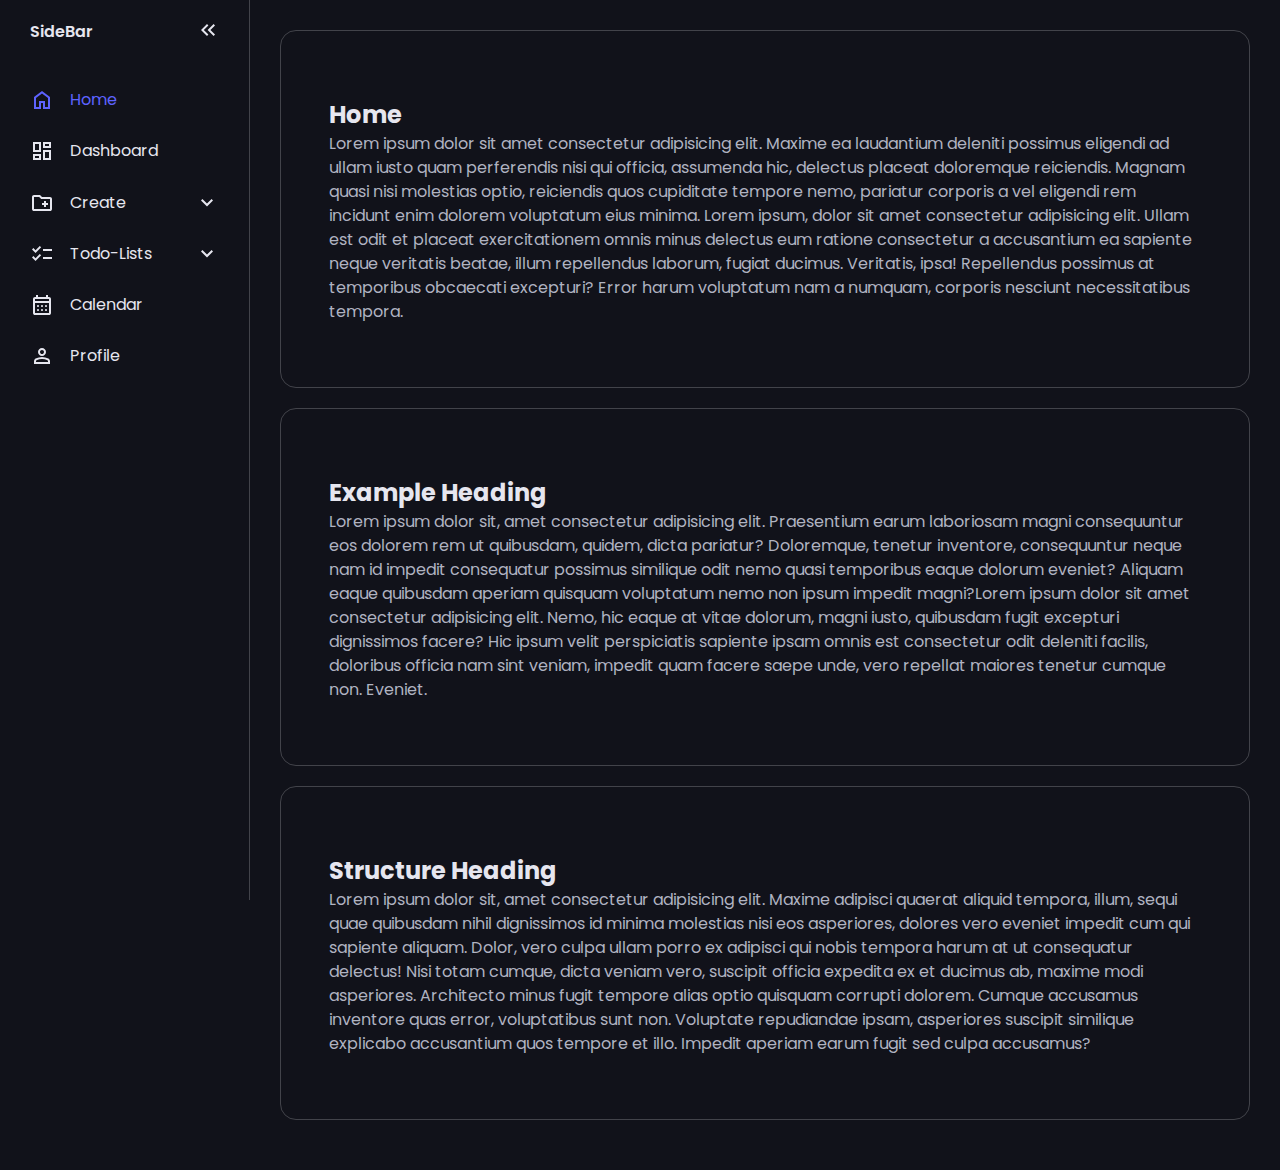
<file: index.html>
<!DOCTYPE html>
<html lang="en">

<head>
    <meta charset="UTF-8">
    <meta name="viewport" content="width=device-width, initial-scale=1.0">
    <title>Home</title>

    <!-- css -->
    <link rel="stylesheet" href="style.css">

    <!-- js -->
    <script type="text/javascript" src="app.js" defer></script>
</head>

<body>
    <nav id="sidebar">
        <ul>
            <li>
                <span class="logo">SideBar</span>
                <button onclick="toggleSidebar()" id="toggle-btn">
                    <svg xmlns="http://www.w3.org/2000/svg" height="24px" viewBox="0 -960 960 960" width="24px"
                        fill="#5f6368">
                        <path
                            d="M440-240 200-480l240-240 56 56-183 184 183 184-56 56Zm264 0L464-480l240-240 56 56-183 184 183 184-56 56Z" />
                    </svg>
                </button>
            </li>
            <li class="active">
                <a href="index.html">
                    <svg xmlns="http://www.w3.org/2000/svg" height="24px" viewBox="0 -960 960 960" width="24px"
                        fill="#5f6368">
                        <path
                            d="M240-200h120v-240h240v240h120v-360L480-740 240-560v360Zm-80 80v-480l320-240 320 240v480H520v-240h-80v240H160Zm320-350Z" />
                    </svg>
                    <span>Home</span>
                </a>
            </li>
            <li>
                <a href="dashboard.html">
                    <svg xmlns="http://www.w3.org/2000/svg" height="24px" viewBox="0 -960 960 960" width="24px"
                        fill="#5f6368">
                        <path
                            d="M520-600v-240h320v240H520ZM120-440v-400h320v400H120Zm400 320v-400h320v400H520Zm-400 0v-240h320v240H120Zm80-400h160v-240H200v240Zm400 320h160v-240H600v240Zm0-480h160v-80H600v80ZM200-200h160v-80H200v80Zm160-320Zm240-160Zm0 240ZM360-280Z" />
                    </svg>
                    <span>Dashboard</span>
                </a>
            </li>
            <li>
                <button onclick="toggleSubMenu(this)" class="dropdown-btn">
                    <svg xmlns="http://www.w3.org/2000/svg" height="24px" viewBox="0 -960 960 960" width="24px"
                        fill="#5f6368">
                        <path
                            d="M560-320h80v-80h80v-80h-80v-80h-80v80h-80v80h80v80ZM160-160q-33 0-56.5-23.5T80-240v-480q0-33 23.5-56.5T160-800h240l80 80h320q33 0 56.5 23.5T880-640v400q0 33-23.5 56.5T800-160H160Zm0-80h640v-400H447l-80-80H160v480Zm0 0v-480 480Z" />
                    </svg>
                    <span>Create</span>
                    <svg xmlns="http://www.w3.org/2000/svg" height="24px" viewBox="0 -960 960 960" width="24px"
                        fill="#5f6368">
                        <path d="M480-344 240-584l56-56 184 184 184-184 56 56-240 240Z" />
                    </svg>
                </button>
                <ul class="sub-menu">
                    <div>
                        <li><a href="#">Folder</a></li>
                        <li><a href="#">Document</a></li>
                        <li><a href="#">Project</a></li>
                    </div>
                </ul>
            </li>
            <li>
                <button onclick="toggleSubMenu(this)" class="dropdown-btn">
                    <svg xmlns="http://www.w3.org/2000/svg" height="24px" viewBox="0 -960 960 960" width="24px"
                        fill="#5f6368">
                        <path
                            d="M222-200 80-342l56-56 85 85 170-170 56 57-225 226Zm0-320L80-662l56-56 85 85 170-170 56 57-225 226Zm298 240v-80h360v80H520Zm0-320v-80h360v80H520Z" />
                    </svg>
                    <span>Todo-Lists</span>
                    <svg xmlns="http://www.w3.org/2000/svg" height="24px" viewBox="0 -960 960 960" width="24px"
                        fill="#5f6368">
                        <path d="M480-344 240-584l56-56 184 184 184-184 56 56-240 240Z" />
                    </svg>
                </button>
                <ul class="sub-menu">
                    <div>
                        <li><a href="#">Work</a></li>
                        <li><a href="#">Private</a></li>
                        <li><a href="#">Coding</a></li>
                        <li><a href="#">Gardening</a></li>
                        <li><a href="#">School</a></li>
                    </div>
                </ul>
            </li>
            <li>
                <a href="calendar.html">
                    <svg xmlns="http://www.w3.org/2000/svg" height="24px" viewBox="0 -960 960 960" width="24px"
                        fill="#5f6368">
                        <path
                            d="M200-80q-33 0-56.5-23.5T120-160v-560q0-33 23.5-56.5T200-800h40v-80h80v80h320v-80h80v80h40q33 0 56.5 23.5T840-720v560q0 33-23.5 56.5T760-80H200Zm0-80h560v-400H200v400Zm0-480h560v-80H200v80Zm0 0v-80 80Zm280 240q-17 0-28.5-11.5T440-440q0-17 11.5-28.5T480-480q17 0 28.5 11.5T520-440q0 17-11.5 28.5T480-400Zm-160 0q-17 0-28.5-11.5T280-440q0-17 11.5-28.5T320-480q17 0 28.5 11.5T360-440q0 17-11.5 28.5T320-400Zm320 0q-17 0-28.5-11.5T600-440q0-17 11.5-28.5T640-480q17 0 28.5 11.5T680-440q0 17-11.5 28.5T640-400ZM480-240q-17 0-28.5-11.5T440-280q0-17 11.5-28.5T480-320q17 0 28.5 11.5T520-280q0 17-11.5 28.5T480-240Zm-160 0q-17 0-28.5-11.5T280-280q0-17 11.5-28.5T320-320q17 0 28.5 11.5T360-280q0 17-11.5 28.5T320-240Zm320 0q-17 0-28.5-11.5T600-280q0-17 11.5-28.5T640-320q17 0 28.5 11.5T680-280q0 17-11.5 28.5T640-240Z" />
                    </svg>
                    <span>Calendar</span>
                </a>
            </li>
            <li>
                <a href="profile.html">
                    <svg xmlns="http://www.w3.org/2000/svg" height="24px" viewBox="0 -960 960 960" width="24px"
                        fill="#5f6368">
                        <path
                            d="M480-480q-66 0-113-47t-47-113q0-66 47-113t113-47q66 0 113 47t47 113q0 66-47 113t-113 47ZM160-160v-112q0-34 17.5-62.5T224-378q62-31 126-46.5T480-440q66 0 130 15.5T736-378q29 15 46.5 43.5T800-272v112H160Zm80-80h480v-32q0-11-5.5-20T700-306q-54-27-109-40.5T480-360q-56 0-111 13.5T260-306q-9 5-14.5 14t-5.5 20v32Zm240-320q33 0 56.5-23.5T560-640q0-33-23.5-56.5T480-720q-33 0-56.5 23.5T400-640q0 33 23.5 56.5T480-560Zm0-80Zm0 400Z" />
                    </svg>
                    <span>Profile</span>
                </a>
            </li>
        </ul>
    </nav>

    <main>
        <div class="container">
            <h2>Home</h2>
            <p>Lorem ipsum dolor sit amet consectetur adipisicing elit. Maxime ea laudantium deleniti possimus eligendi
                ad ullam iusto quam perferendis nisi qui officia, assumenda hic, delectus placeat doloremque reiciendis.
                Magnam quasi nisi molestias optio, reiciendis quos cupiditate tempore nemo, pariatur corporis a vel
                eligendi rem incidunt enim dolorem voluptatum eius minima. Lorem ipsum, dolor sit amet consectetur
                adipisicing elit. Ullam est odit et placeat exercitationem omnis minus delectus eum ratione consectetur
                a accusantium ea sapiente neque veritatis beatae, illum repellendus laborum, fugiat ducimus. Veritatis,
                ipsa! Repellendus possimus at temporibus obcaecati excepturi? Error harum voluptatum nam a numquam,
                corporis nesciunt necessitatibus tempora.</p>
        </div>
        <div class="container">
            <h2>Example Heading</h2>
            <p>Lorem ipsum dolor sit, amet consectetur adipisicing elit. Praesentium earum laboriosam magni consequuntur
                eos dolorem rem ut quibusdam, quidem, dicta pariatur? Doloremque, tenetur inventore, consequuntur neque
                nam id impedit consequatur possimus similique odit nemo quasi temporibus eaque dolorum eveniet? Aliquam
                eaque quibusdam aperiam quisquam voluptatum nemo non ipsum impedit magni?Lorem ipsum dolor sit amet
                consectetur adipisicing elit. Nemo, hic eaque at vitae dolorum, magni iusto, quibusdam fugit excepturi
                dignissimos facere? Hic ipsum velit perspiciatis sapiente ipsam omnis est consectetur odit deleniti
                facilis, doloribus officia nam sint veniam, impedit quam facere saepe unde, vero repellat maiores
                tenetur cumque non. Eveniet.</p>
        </div>
        <div class="container">
            <h2>Structure Heading</h2>
            <p>Lorem ipsum dolor sit, amet consectetur adipisicing elit. Maxime adipisci quaerat aliquid tempora, illum,
                sequi quae quibusdam nihil dignissimos id minima molestias nisi eos asperiores, dolores vero eveniet
                impedit cum qui sapiente aliquam. Dolor, vero culpa ullam porro ex adipisci qui nobis tempora harum at
                ut consequatur delectus! Nisi totam cumque, dicta veniam vero, suscipit officia expedita ex et ducimus
                ab, maxime modi asperiores. Architecto minus fugit tempore alias optio quisquam corrupti dolorem. Cumque
                accusamus inventore quas error, voluptatibus sunt non. Voluptate repudiandae ipsam, asperiores suscipit
                similique explicabo accusantium quos tempore et illo. Impedit aperiam earum fugit sed culpa accusamus?
            </p>
        </div>
    </main>
</body>

</html>
</file>
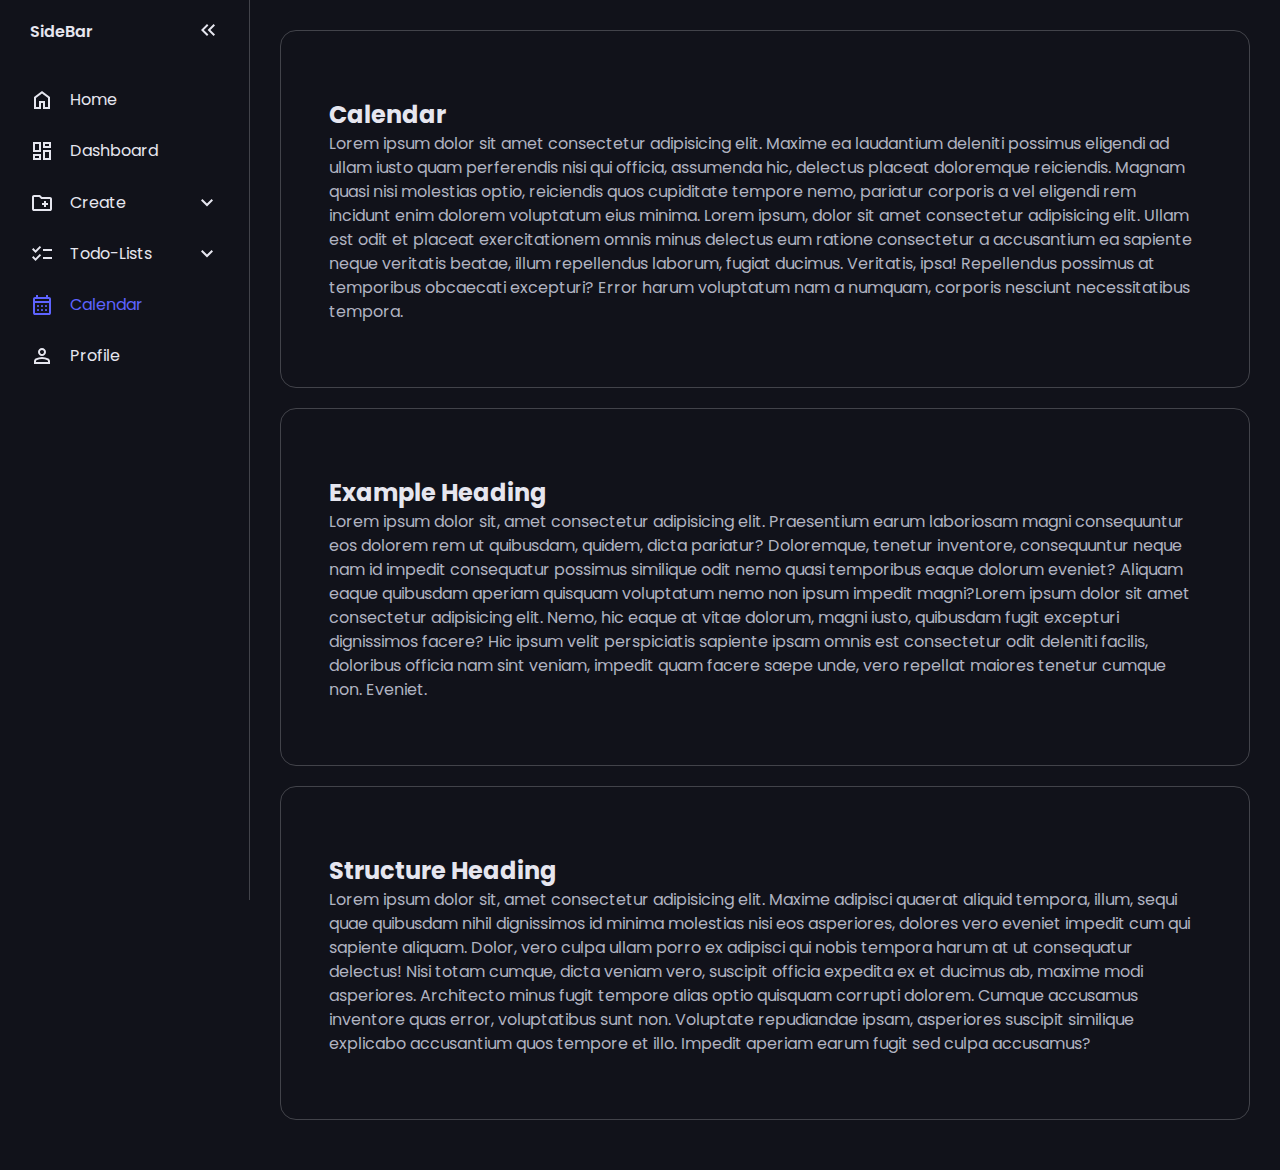
<file: calendar.html>
<!DOCTYPE html>
<html lang="en">

<head>
    <meta charset="UTF-8">
    <meta name="viewport" content="width=device-width, initial-scale=1.0">
    <title>Calendar</title>

    <!-- css -->
    <link rel="stylesheet" href="style.css">

    <!-- js -->
    <script type="text/javascript" src="app.js" defer></script>
</head>

<body>
    <nav id="sidebar">
        <ul>
            <li>
                <span class="logo">SideBar</span>
                <button onclick="toggleSidebar()" id="toggle-btn">
                    <svg xmlns="http://www.w3.org/2000/svg" height="24px" viewBox="0 -960 960 960" width="24px"
                        fill="#5f6368">
                        <path
                            d="M440-240 200-480l240-240 56 56-183 184 183 184-56 56Zm264 0L464-480l240-240 56 56-183 184 183 184-56 56Z" />
                    </svg>
                </button>
            </li>
            <li>
                <a href="index.html">
                    <svg xmlns="http://www.w3.org/2000/svg" height="24px" viewBox="0 -960 960 960" width="24px"
                        fill="#5f6368">
                        <path
                            d="M240-200h120v-240h240v240h120v-360L480-740 240-560v360Zm-80 80v-480l320-240 320 240v480H520v-240h-80v240H160Zm320-350Z" />
                    </svg>
                    <span>Home</span>
                </a>
            </li>
            <li>
                <a href="dashboard.html">
                    <svg xmlns="http://www.w3.org/2000/svg" height="24px" viewBox="0 -960 960 960" width="24px"
                        fill="#5f6368">
                        <path
                            d="M520-600v-240h320v240H520ZM120-440v-400h320v400H120Zm400 320v-400h320v400H520Zm-400 0v-240h320v240H120Zm80-400h160v-240H200v240Zm400 320h160v-240H600v240Zm0-480h160v-80H600v80ZM200-200h160v-80H200v80Zm160-320Zm240-160Zm0 240ZM360-280Z" />
                    </svg>
                    <span>Dashboard</span>
                </a>
            </li>
            <li>
                <button onclick="toggleSubMenu(this)" class="dropdown-btn">
                    <svg xmlns="http://www.w3.org/2000/svg" height="24px" viewBox="0 -960 960 960" width="24px"
                        fill="#5f6368">
                        <path
                            d="M560-320h80v-80h80v-80h-80v-80h-80v80h-80v80h80v80ZM160-160q-33 0-56.5-23.5T80-240v-480q0-33 23.5-56.5T160-800h240l80 80h320q33 0 56.5 23.5T880-640v400q0 33-23.5 56.5T800-160H160Zm0-80h640v-400H447l-80-80H160v480Zm0 0v-480 480Z" />
                    </svg>
                    <span>Create</span>
                    <svg xmlns="http://www.w3.org/2000/svg" height="24px" viewBox="0 -960 960 960" width="24px"
                        fill="#5f6368">
                        <path d="M480-344 240-584l56-56 184 184 184-184 56 56-240 240Z" />
                    </svg>
                </button>
                <ul class="sub-menu">
                    <div>
                        <li><a href="#">Folder</a></li>
                        <li><a href="#">Document</a></li>
                        <li><a href="#">Project</a></li>
                    </div>
                </ul>
            </li>
            <li>
                <button onclick="toggleSubMenu(this)" class="dropdown-btn">
                    <svg xmlns="http://www.w3.org/2000/svg" height="24px" viewBox="0 -960 960 960" width="24px"
                        fill="#5f6368">
                        <path
                            d="M222-200 80-342l56-56 85 85 170-170 56 57-225 226Zm0-320L80-662l56-56 85 85 170-170 56 57-225 226Zm298 240v-80h360v80H520Zm0-320v-80h360v80H520Z" />
                    </svg>
                    <span>Todo-Lists</span>
                    <svg xmlns="http://www.w3.org/2000/svg" height="24px" viewBox="0 -960 960 960" width="24px"
                        fill="#5f6368">
                        <path d="M480-344 240-584l56-56 184 184 184-184 56 56-240 240Z" />
                    </svg>
                </button>
                <ul class="sub-menu">
                    <div>
                        <li><a href="#">Work</a></li>
                        <li><a href="#">Private</a></li>
                        <li><a href="#">Coding</a></li>
                        <li><a href="#">Gardening</a></li>
                        <li><a href="#">School</a></li>
                    </div>
                </ul>
            </li>
            <li class="active">
                <a href="calendar.html">
                    <svg xmlns="http://www.w3.org/2000/svg" height="24px" viewBox="0 -960 960 960" width="24px"
                        fill="#5f6368">
                        <path
                            d="M200-80q-33 0-56.5-23.5T120-160v-560q0-33 23.5-56.5T200-800h40v-80h80v80h320v-80h80v80h40q33 0 56.5 23.5T840-720v560q0 33-23.5 56.5T760-80H200Zm0-80h560v-400H200v400Zm0-480h560v-80H200v80Zm0 0v-80 80Zm280 240q-17 0-28.5-11.5T440-440q0-17 11.5-28.5T480-480q17 0 28.5 11.5T520-440q0 17-11.5 28.5T480-400Zm-160 0q-17 0-28.5-11.5T280-440q0-17 11.5-28.5T320-480q17 0 28.5 11.5T360-440q0 17-11.5 28.5T320-400Zm320 0q-17 0-28.5-11.5T600-440q0-17 11.5-28.5T640-480q17 0 28.5 11.5T680-440q0 17-11.5 28.5T640-400ZM480-240q-17 0-28.5-11.5T440-280q0-17 11.5-28.5T480-320q17 0 28.5 11.5T520-280q0 17-11.5 28.5T480-240Zm-160 0q-17 0-28.5-11.5T280-280q0-17 11.5-28.5T320-320q17 0 28.5 11.5T360-280q0 17-11.5 28.5T320-240Zm320 0q-17 0-28.5-11.5T600-280q0-17 11.5-28.5T640-320q17 0 28.5 11.5T680-280q0 17-11.5 28.5T640-240Z" />
                    </svg>
                    <span>Calendar</span>
                </a>
            </li>
            <li>
                <a href="profile.html">
                    <svg xmlns="http://www.w3.org/2000/svg" height="24px" viewBox="0 -960 960 960" width="24px"
                        fill="#5f6368">
                        <path
                            d="M480-480q-66 0-113-47t-47-113q0-66 47-113t113-47q66 0 113 47t47 113q0 66-47 113t-113 47ZM160-160v-112q0-34 17.5-62.5T224-378q62-31 126-46.5T480-440q66 0 130 15.5T736-378q29 15 46.5 43.5T800-272v112H160Zm80-80h480v-32q0-11-5.5-20T700-306q-54-27-109-40.5T480-360q-56 0-111 13.5T260-306q-9 5-14.5 14t-5.5 20v32Zm240-320q33 0 56.5-23.5T560-640q0-33-23.5-56.5T480-720q-33 0-56.5 23.5T400-640q0 33 23.5 56.5T480-560Zm0-80Zm0 400Z" />
                    </svg>
                    <span>Profile</span>
                </a>
            </li>
        </ul>
    </nav>

    <main>
        <div class="container">
            <h2>Calendar</h2>
            <p>Lorem ipsum dolor sit amet consectetur adipisicing elit. Maxime ea laudantium deleniti possimus eligendi
                ad ullam iusto quam perferendis nisi qui officia, assumenda hic, delectus placeat doloremque reiciendis.
                Magnam quasi nisi molestias optio, reiciendis quos cupiditate tempore nemo, pariatur corporis a vel
                eligendi rem incidunt enim dolorem voluptatum eius minima. Lorem ipsum, dolor sit amet consectetur
                adipisicing elit. Ullam est odit et placeat exercitationem omnis minus delectus eum ratione consectetur
                a accusantium ea sapiente neque veritatis beatae, illum repellendus laborum, fugiat ducimus. Veritatis,
                ipsa! Repellendus possimus at temporibus obcaecati excepturi? Error harum voluptatum nam a numquam,
                corporis nesciunt necessitatibus tempora.</p>
        </div>
        <div class="container">
            <h2>Example Heading</h2>
            <p>Lorem ipsum dolor sit, amet consectetur adipisicing elit. Praesentium earum laboriosam magni consequuntur
                eos dolorem rem ut quibusdam, quidem, dicta pariatur? Doloremque, tenetur inventore, consequuntur neque
                nam id impedit consequatur possimus similique odit nemo quasi temporibus eaque dolorum eveniet? Aliquam
                eaque quibusdam aperiam quisquam voluptatum nemo non ipsum impedit magni?Lorem ipsum dolor sit amet
                consectetur adipisicing elit. Nemo, hic eaque at vitae dolorum, magni iusto, quibusdam fugit excepturi
                dignissimos facere? Hic ipsum velit perspiciatis sapiente ipsam omnis est consectetur odit deleniti
                facilis, doloribus officia nam sint veniam, impedit quam facere saepe unde, vero repellat maiores
                tenetur cumque non. Eveniet.</p>
        </div>
        <div class="container">
            <h2>Structure Heading</h2>
            <p>Lorem ipsum dolor sit, amet consectetur adipisicing elit. Maxime adipisci quaerat aliquid tempora, illum,
                sequi quae quibusdam nihil dignissimos id minima molestias nisi eos asperiores, dolores vero eveniet
                impedit cum qui sapiente aliquam. Dolor, vero culpa ullam porro ex adipisci qui nobis tempora harum at
                ut consequatur delectus! Nisi totam cumque, dicta veniam vero, suscipit officia expedita ex et ducimus
                ab, maxime modi asperiores. Architecto minus fugit tempore alias optio quisquam corrupti dolorem. Cumque
                accusamus inventore quas error, voluptatibus sunt non. Voluptate repudiandae ipsam, asperiores suscipit
                similique explicabo accusantium quos tempore et illo. Impedit aperiam earum fugit sed culpa accusamus?
            </p>
        </div>
    </main>
</body>

</html>
</file>
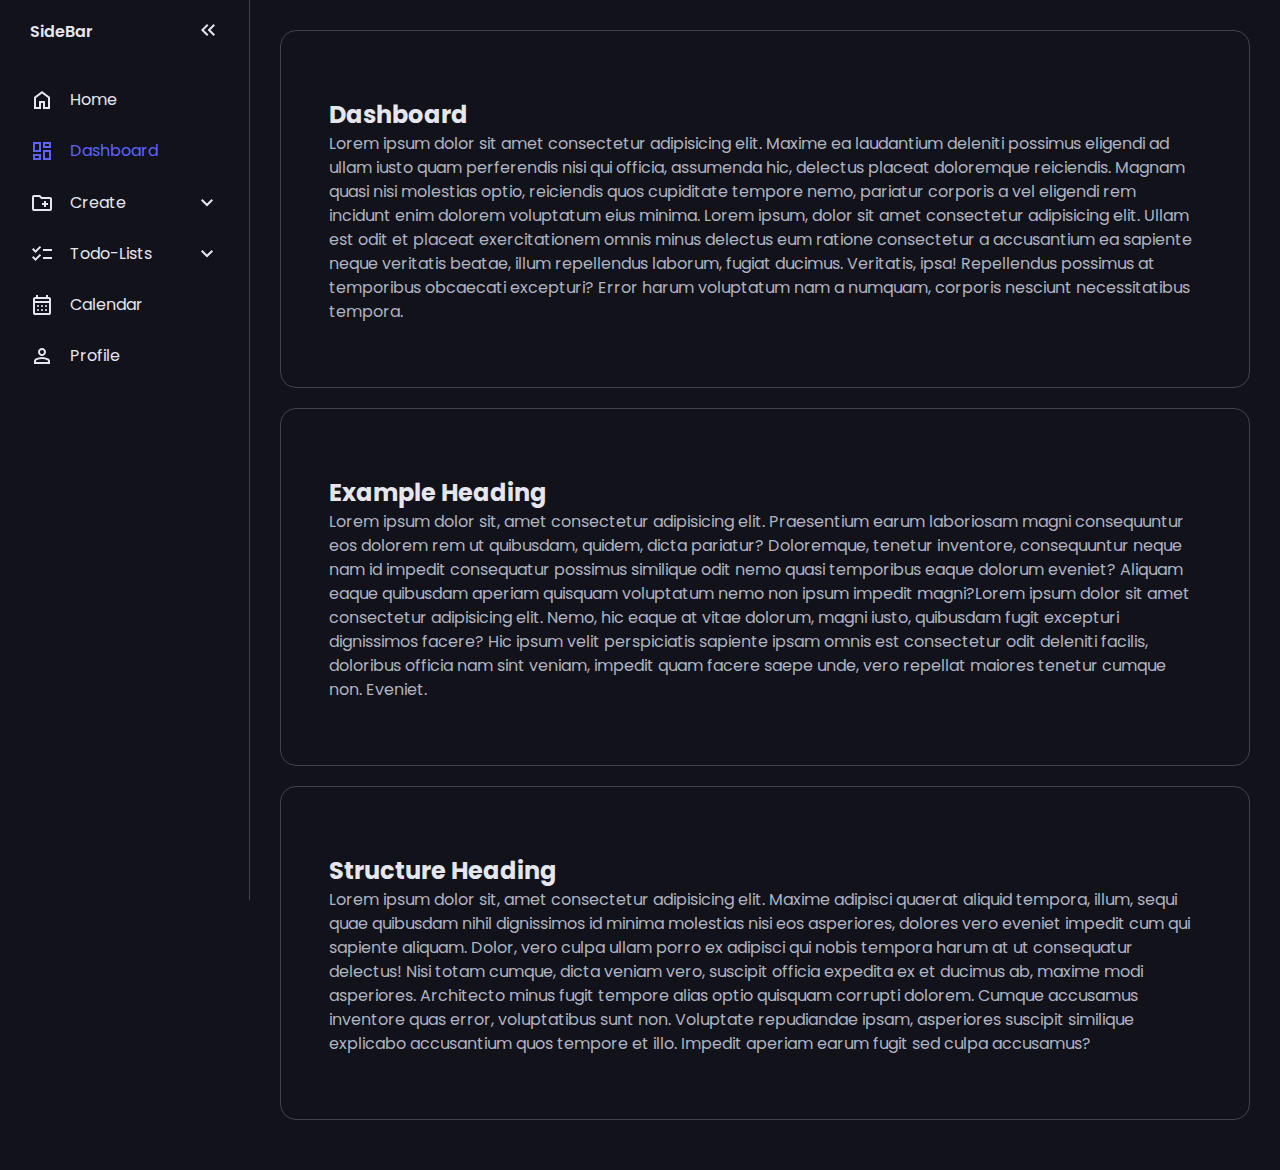
<file: dashboard.html>
<!DOCTYPE html>
<html lang="en">

<head>
    <meta charset="UTF-8">
    <meta name="viewport" content="width=device-width, initial-scale=1.0">
    <title>Dashboard</title>

    <!-- css -->
    <link rel="stylesheet" href="style.css">

    <!-- js -->
    <script type="text/javascript" src="app.js" defer></script>
</head>

<body>
    <nav id="sidebar">
        <ul>
            <li>
                <span class="logo">SideBar</span>
                <button onclick="toggleSidebar()" id="toggle-btn">
                    <svg xmlns="http://www.w3.org/2000/svg" height="24px" viewBox="0 -960 960 960" width="24px"
                        fill="#5f6368">
                        <path
                            d="M440-240 200-480l240-240 56 56-183 184 183 184-56 56Zm264 0L464-480l240-240 56 56-183 184 183 184-56 56Z" />
                    </svg>
                </button>
            </li>
            <li>
                <a href="index.html">
                    <svg xmlns="http://www.w3.org/2000/svg" height="24px" viewBox="0 -960 960 960" width="24px"
                        fill="#5f6368">
                        <path
                            d="M240-200h120v-240h240v240h120v-360L480-740 240-560v360Zm-80 80v-480l320-240 320 240v480H520v-240h-80v240H160Zm320-350Z" />
                    </svg>
                    <span>Home</span>
                </a>
            </li>
            <li class="active">
                <a href="dashboard.html">
                    <svg xmlns="http://www.w3.org/2000/svg" height="24px" viewBox="0 -960 960 960" width="24px"
                        fill="#5f6368">
                        <path
                            d="M520-600v-240h320v240H520ZM120-440v-400h320v400H120Zm400 320v-400h320v400H520Zm-400 0v-240h320v240H120Zm80-400h160v-240H200v240Zm400 320h160v-240H600v240Zm0-480h160v-80H600v80ZM200-200h160v-80H200v80Zm160-320Zm240-160Zm0 240ZM360-280Z" />
                    </svg>
                    <span>Dashboard</span>
                </a>
            </li>
            <li>
                <button onclick="toggleSubMenu(this)" class="dropdown-btn">
                    <svg xmlns="http://www.w3.org/2000/svg" height="24px" viewBox="0 -960 960 960" width="24px"
                        fill="#5f6368">
                        <path
                            d="M560-320h80v-80h80v-80h-80v-80h-80v80h-80v80h80v80ZM160-160q-33 0-56.5-23.5T80-240v-480q0-33 23.5-56.5T160-800h240l80 80h320q33 0 56.5 23.5T880-640v400q0 33-23.5 56.5T800-160H160Zm0-80h640v-400H447l-80-80H160v480Zm0 0v-480 480Z" />
                    </svg>
                    <span>Create</span>
                    <svg xmlns="http://www.w3.org/2000/svg" height="24px" viewBox="0 -960 960 960" width="24px"
                        fill="#5f6368">
                        <path d="M480-344 240-584l56-56 184 184 184-184 56 56-240 240Z" />
                    </svg>
                </button>
                <ul class="sub-menu">
                    <div>
                        <li><a href="#">Folder</a></li>
                        <li><a href="#">Document</a></li>
                        <li><a href="#">Project</a></li>
                    </div>
                </ul>
            </li>
            <li>
                <button onclick="toggleSubMenu(this)" class="dropdown-btn">
                    <svg xmlns="http://www.w3.org/2000/svg" height="24px" viewBox="0 -960 960 960" width="24px"
                        fill="#5f6368">
                        <path
                            d="M222-200 80-342l56-56 85 85 170-170 56 57-225 226Zm0-320L80-662l56-56 85 85 170-170 56 57-225 226Zm298 240v-80h360v80H520Zm0-320v-80h360v80H520Z" />
                    </svg>
                    <span>Todo-Lists</span>
                    <svg xmlns="http://www.w3.org/2000/svg" height="24px" viewBox="0 -960 960 960" width="24px"
                        fill="#5f6368">
                        <path d="M480-344 240-584l56-56 184 184 184-184 56 56-240 240Z" />
                    </svg>
                </button>
                <ul class="sub-menu">
                    <div>
                        <li><a href="#">Work</a></li>
                        <li><a href="#">Private</a></li>
                        <li><a href="#">Coding</a></li>
                        <li><a href="#">Gardening</a></li>
                        <li><a href="#">School</a></li>
                    </div>
                </ul>
            </li>
            <li>
                <a href="calendar.html">
                    <svg xmlns="http://www.w3.org/2000/svg" height="24px" viewBox="0 -960 960 960" width="24px"
                        fill="#5f6368">
                        <path
                            d="M200-80q-33 0-56.5-23.5T120-160v-560q0-33 23.5-56.5T200-800h40v-80h80v80h320v-80h80v80h40q33 0 56.5 23.5T840-720v560q0 33-23.5 56.5T760-80H200Zm0-80h560v-400H200v400Zm0-480h560v-80H200v80Zm0 0v-80 80Zm280 240q-17 0-28.5-11.5T440-440q0-17 11.5-28.5T480-480q17 0 28.5 11.5T520-440q0 17-11.5 28.5T480-400Zm-160 0q-17 0-28.5-11.5T280-440q0-17 11.5-28.5T320-480q17 0 28.5 11.5T360-440q0 17-11.5 28.5T320-400Zm320 0q-17 0-28.5-11.5T600-440q0-17 11.5-28.5T640-480q17 0 28.5 11.5T680-440q0 17-11.5 28.5T640-400ZM480-240q-17 0-28.5-11.5T440-280q0-17 11.5-28.5T480-320q17 0 28.5 11.5T520-280q0 17-11.5 28.5T480-240Zm-160 0q-17 0-28.5-11.5T280-280q0-17 11.5-28.5T320-320q17 0 28.5 11.5T360-280q0 17-11.5 28.5T320-240Zm320 0q-17 0-28.5-11.5T600-280q0-17 11.5-28.5T640-320q17 0 28.5 11.5T680-280q0 17-11.5 28.5T640-240Z" />
                    </svg>
                    <span>Calendar</span>
                </a>
            </li>
            <li>
                <a href="profile.html">
                    <svg xmlns="http://www.w3.org/2000/svg" height="24px" viewBox="0 -960 960 960" width="24px"
                        fill="#5f6368">
                        <path
                            d="M480-480q-66 0-113-47t-47-113q0-66 47-113t113-47q66 0 113 47t47 113q0 66-47 113t-113 47ZM160-160v-112q0-34 17.5-62.5T224-378q62-31 126-46.5T480-440q66 0 130 15.5T736-378q29 15 46.5 43.5T800-272v112H160Zm80-80h480v-32q0-11-5.5-20T700-306q-54-27-109-40.5T480-360q-56 0-111 13.5T260-306q-9 5-14.5 14t-5.5 20v32Zm240-320q33 0 56.5-23.5T560-640q0-33-23.5-56.5T480-720q-33 0-56.5 23.5T400-640q0 33 23.5 56.5T480-560Zm0-80Zm0 400Z" />
                    </svg>
                    <span>Profile</span>
                </a>
            </li>
        </ul>
    </nav>

    <main>
        <div class="container">
            <h2>Dashboard</h2>
            <p>Lorem ipsum dolor sit amet consectetur adipisicing elit. Maxime ea laudantium deleniti possimus eligendi
                ad ullam iusto quam perferendis nisi qui officia, assumenda hic, delectus placeat doloremque reiciendis.
                Magnam quasi nisi molestias optio, reiciendis quos cupiditate tempore nemo, pariatur corporis a vel
                eligendi rem incidunt enim dolorem voluptatum eius minima. Lorem ipsum, dolor sit amet consectetur
                adipisicing elit. Ullam est odit et placeat exercitationem omnis minus delectus eum ratione consectetur
                a accusantium ea sapiente neque veritatis beatae, illum repellendus laborum, fugiat ducimus. Veritatis,
                ipsa! Repellendus possimus at temporibus obcaecati excepturi? Error harum voluptatum nam a numquam,
                corporis nesciunt necessitatibus tempora.</p>
        </div>
        <div class="container">
            <h2>Example Heading</h2>
            <p>Lorem ipsum dolor sit, amet consectetur adipisicing elit. Praesentium earum laboriosam magni consequuntur
                eos dolorem rem ut quibusdam, quidem, dicta pariatur? Doloremque, tenetur inventore, consequuntur neque
                nam id impedit consequatur possimus similique odit nemo quasi temporibus eaque dolorum eveniet? Aliquam
                eaque quibusdam aperiam quisquam voluptatum nemo non ipsum impedit magni?Lorem ipsum dolor sit amet
                consectetur adipisicing elit. Nemo, hic eaque at vitae dolorum, magni iusto, quibusdam fugit excepturi
                dignissimos facere? Hic ipsum velit perspiciatis sapiente ipsam omnis est consectetur odit deleniti
                facilis, doloribus officia nam sint veniam, impedit quam facere saepe unde, vero repellat maiores
                tenetur cumque non. Eveniet.</p>
        </div>
        <div class="container">
            <h2>Structure Heading</h2>
            <p>Lorem ipsum dolor sit, amet consectetur adipisicing elit. Maxime adipisci quaerat aliquid tempora, illum,
                sequi quae quibusdam nihil dignissimos id minima molestias nisi eos asperiores, dolores vero eveniet
                impedit cum qui sapiente aliquam. Dolor, vero culpa ullam porro ex adipisci qui nobis tempora harum at
                ut consequatur delectus! Nisi totam cumque, dicta veniam vero, suscipit officia expedita ex et ducimus
                ab, maxime modi asperiores. Architecto minus fugit tempore alias optio quisquam corrupti dolorem. Cumque
                accusamus inventore quas error, voluptatibus sunt non. Voluptate repudiandae ipsam, asperiores suscipit
                similique explicabo accusantium quos tempore et illo. Impedit aperiam earum fugit sed culpa accusamus?
            </p>
        </div>
    </main>
</body>

</html>
</file>
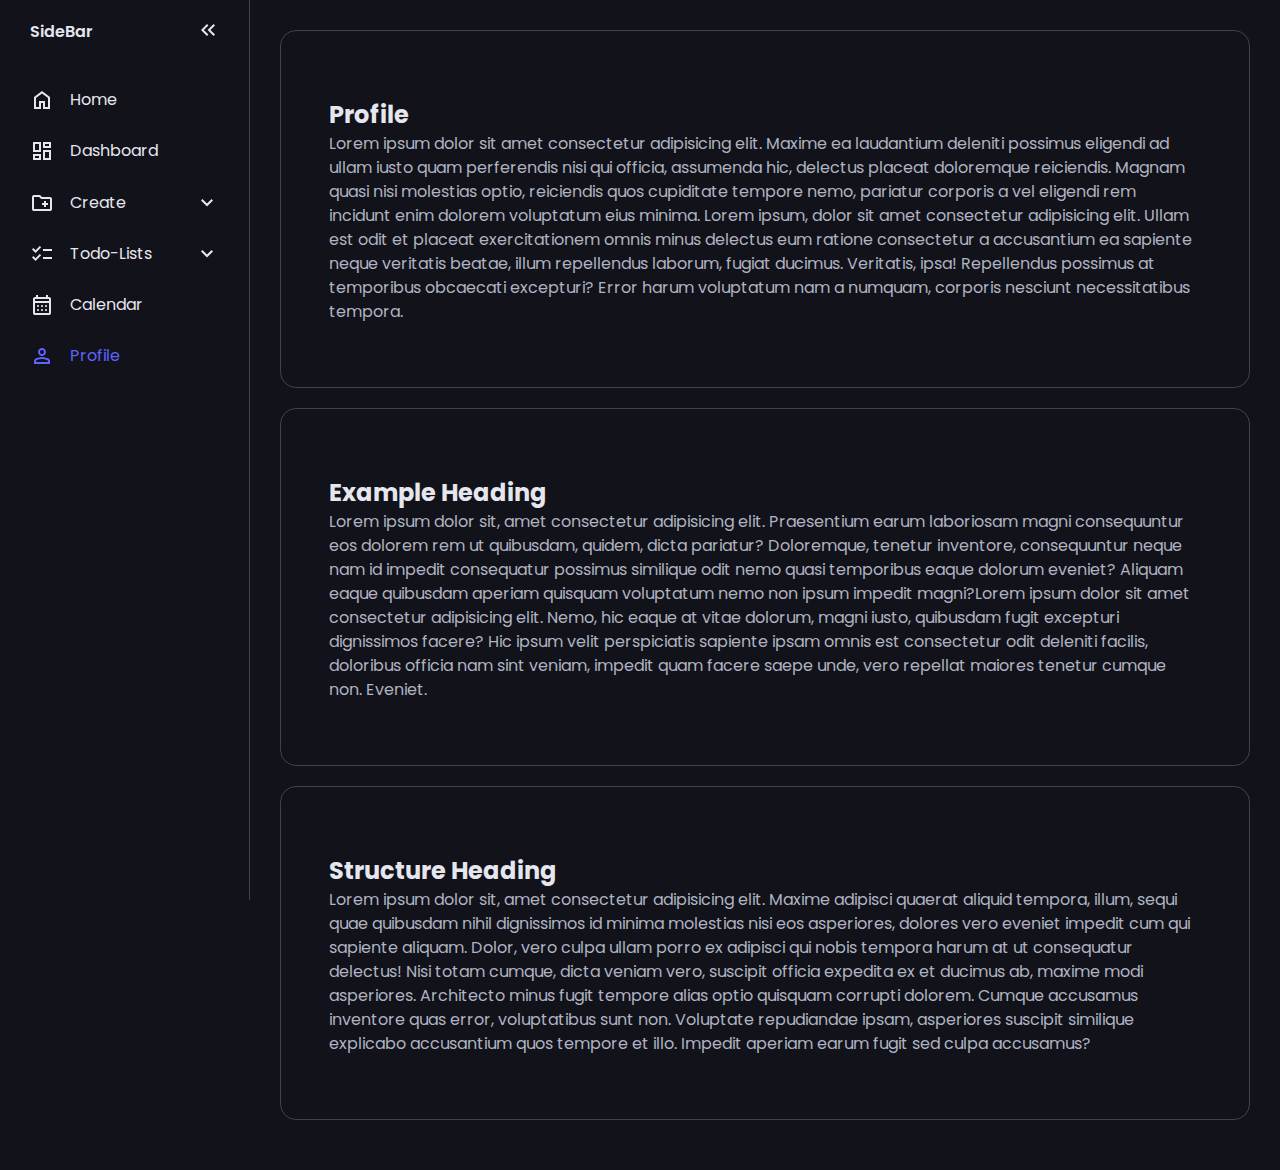
<file: profile.html>
<!DOCTYPE html>
<html lang="en">

<head>
    <meta charset="UTF-8">
    <meta name="viewport" content="width=device-width, initial-scale=1.0">
    <title>Profile</title>

    <!-- css -->
    <link rel="stylesheet" href="style.css">

    <!-- js -->
    <script type="text/javascript" src="app.js" defer></script>
</head>

<body>
    <nav id="sidebar">
        <ul>
            <li>
                <span class="logo">SideBar</span>
                <button onclick="toggleSidebar()" id="toggle-btn">
                    <svg xmlns="http://www.w3.org/2000/svg" height="24px" viewBox="0 -960 960 960" width="24px"
                        fill="#5f6368">
                        <path
                            d="M440-240 200-480l240-240 56 56-183 184 183 184-56 56Zm264 0L464-480l240-240 56 56-183 184 183 184-56 56Z" />
                    </svg>
                </button>
            </li>
            <li>
                <a href="index.html">
                    <svg xmlns="http://www.w3.org/2000/svg" height="24px" viewBox="0 -960 960 960" width="24px"
                        fill="#5f6368">
                        <path
                            d="M240-200h120v-240h240v240h120v-360L480-740 240-560v360Zm-80 80v-480l320-240 320 240v480H520v-240h-80v240H160Zm320-350Z" />
                    </svg>
                    <span>Home</span>
                </a>
            </li>
            <li>
                <a href="dashboard.html">
                    <svg xmlns="http://www.w3.org/2000/svg" height="24px" viewBox="0 -960 960 960" width="24px"
                        fill="#5f6368">
                        <path
                            d="M520-600v-240h320v240H520ZM120-440v-400h320v400H120Zm400 320v-400h320v400H520Zm-400 0v-240h320v240H120Zm80-400h160v-240H200v240Zm400 320h160v-240H600v240Zm0-480h160v-80H600v80ZM200-200h160v-80H200v80Zm160-320Zm240-160Zm0 240ZM360-280Z" />
                    </svg>
                    <span>Dashboard</span>
                </a>
            </li>
            <li>
                <button onclick="toggleSubMenu(this)" class="dropdown-btn">
                    <svg xmlns="http://www.w3.org/2000/svg" height="24px" viewBox="0 -960 960 960" width="24px"
                        fill="#5f6368">
                        <path
                            d="M560-320h80v-80h80v-80h-80v-80h-80v80h-80v80h80v80ZM160-160q-33 0-56.5-23.5T80-240v-480q0-33 23.5-56.5T160-800h240l80 80h320q33 0 56.5 23.5T880-640v400q0 33-23.5 56.5T800-160H160Zm0-80h640v-400H447l-80-80H160v480Zm0 0v-480 480Z" />
                    </svg>
                    <span>Create</span>
                    <svg xmlns="http://www.w3.org/2000/svg" height="24px" viewBox="0 -960 960 960" width="24px"
                        fill="#5f6368">
                        <path d="M480-344 240-584l56-56 184 184 184-184 56 56-240 240Z" />
                    </svg>
                </button>
                <ul class="sub-menu">
                    <div>
                        <li><a href="#">Folder</a></li>
                        <li><a href="#">Document</a></li>
                        <li><a href="#">Project</a></li>
                    </div>
                </ul>
            </li>
            <li>
                <button onclick="toggleSubMenu(this)" class="dropdown-btn">
                    <svg xmlns="http://www.w3.org/2000/svg" height="24px" viewBox="0 -960 960 960" width="24px"
                        fill="#5f6368">
                        <path
                            d="M222-200 80-342l56-56 85 85 170-170 56 57-225 226Zm0-320L80-662l56-56 85 85 170-170 56 57-225 226Zm298 240v-80h360v80H520Zm0-320v-80h360v80H520Z" />
                    </svg>
                    <span>Todo-Lists</span>
                    <svg xmlns="http://www.w3.org/2000/svg" height="24px" viewBox="0 -960 960 960" width="24px"
                        fill="#5f6368">
                        <path d="M480-344 240-584l56-56 184 184 184-184 56 56-240 240Z" />
                    </svg>
                </button>
                <ul class="sub-menu">
                    <div>
                        <li><a href="#">Work</a></li>
                        <li><a href="#">Private</a></li>
                        <li><a href="#">Coding</a></li>
                        <li><a href="#">Gardening</a></li>
                        <li><a href="#">School</a></li>
                    </div>
                </ul>
            </li>
            <li>
                <a href="calendar.html">
                    <svg xmlns="http://www.w3.org/2000/svg" height="24px" viewBox="0 -960 960 960" width="24px"
                        fill="#5f6368">
                        <path
                            d="M200-80q-33 0-56.5-23.5T120-160v-560q0-33 23.5-56.5T200-800h40v-80h80v80h320v-80h80v80h40q33 0 56.5 23.5T840-720v560q0 33-23.5 56.5T760-80H200Zm0-80h560v-400H200v400Zm0-480h560v-80H200v80Zm0 0v-80 80Zm280 240q-17 0-28.5-11.5T440-440q0-17 11.5-28.5T480-480q17 0 28.5 11.5T520-440q0 17-11.5 28.5T480-400Zm-160 0q-17 0-28.5-11.5T280-440q0-17 11.5-28.5T320-480q17 0 28.5 11.5T360-440q0 17-11.5 28.5T320-400Zm320 0q-17 0-28.5-11.5T600-440q0-17 11.5-28.5T640-480q17 0 28.5 11.5T680-440q0 17-11.5 28.5T640-400ZM480-240q-17 0-28.5-11.5T440-280q0-17 11.5-28.5T480-320q17 0 28.5 11.5T520-280q0 17-11.5 28.5T480-240Zm-160 0q-17 0-28.5-11.5T280-280q0-17 11.5-28.5T320-320q17 0 28.5 11.5T360-280q0 17-11.5 28.5T320-240Zm320 0q-17 0-28.5-11.5T600-280q0-17 11.5-28.5T640-320q17 0 28.5 11.5T680-280q0 17-11.5 28.5T640-240Z" />
                    </svg>
                    <span>Calendar</span>
                </a>
            </li>
            <li class="active">
                <a href="profile.html">
                    <svg xmlns="http://www.w3.org/2000/svg" height="24px" viewBox="0 -960 960 960" width="24px"
                        fill="#5f6368">
                        <path
                            d="M480-480q-66 0-113-47t-47-113q0-66 47-113t113-47q66 0 113 47t47 113q0 66-47 113t-113 47ZM160-160v-112q0-34 17.5-62.5T224-378q62-31 126-46.5T480-440q66 0 130 15.5T736-378q29 15 46.5 43.5T800-272v112H160Zm80-80h480v-32q0-11-5.5-20T700-306q-54-27-109-40.5T480-360q-56 0-111 13.5T260-306q-9 5-14.5 14t-5.5 20v32Zm240-320q33 0 56.5-23.5T560-640q0-33-23.5-56.5T480-720q-33 0-56.5 23.5T400-640q0 33 23.5 56.5T480-560Zm0-80Zm0 400Z" />
                    </svg>
                    <span>Profile</span>
                </a>
            </li>
        </ul>
    </nav>

    <main>
        <div class="container">
            <h2>Profile</h2>
            <p>Lorem ipsum dolor sit amet consectetur adipisicing elit. Maxime ea laudantium deleniti possimus eligendi
                ad ullam iusto quam perferendis nisi qui officia, assumenda hic, delectus placeat doloremque reiciendis.
                Magnam quasi nisi molestias optio, reiciendis quos cupiditate tempore nemo, pariatur corporis a vel
                eligendi rem incidunt enim dolorem voluptatum eius minima. Lorem ipsum, dolor sit amet consectetur
                adipisicing elit. Ullam est odit et placeat exercitationem omnis minus delectus eum ratione consectetur
                a accusantium ea sapiente neque veritatis beatae, illum repellendus laborum, fugiat ducimus. Veritatis,
                ipsa! Repellendus possimus at temporibus obcaecati excepturi? Error harum voluptatum nam a numquam,
                corporis nesciunt necessitatibus tempora.</p>
        </div>
        <div class="container">
            <h2>Example Heading</h2>
            <p>Lorem ipsum dolor sit, amet consectetur adipisicing elit. Praesentium earum laboriosam magni consequuntur
                eos dolorem rem ut quibusdam, quidem, dicta pariatur? Doloremque, tenetur inventore, consequuntur neque
                nam id impedit consequatur possimus similique odit nemo quasi temporibus eaque dolorum eveniet? Aliquam
                eaque quibusdam aperiam quisquam voluptatum nemo non ipsum impedit magni?Lorem ipsum dolor sit amet
                consectetur adipisicing elit. Nemo, hic eaque at vitae dolorum, magni iusto, quibusdam fugit excepturi
                dignissimos facere? Hic ipsum velit perspiciatis sapiente ipsam omnis est consectetur odit deleniti
                facilis, doloribus officia nam sint veniam, impedit quam facere saepe unde, vero repellat maiores
                tenetur cumque non. Eveniet.</p>
        </div>
        <div class="container">
            <h2>Structure Heading</h2>
            <p>Lorem ipsum dolor sit, amet consectetur adipisicing elit. Maxime adipisci quaerat aliquid tempora, illum,
                sequi quae quibusdam nihil dignissimos id minima molestias nisi eos asperiores, dolores vero eveniet
                impedit cum qui sapiente aliquam. Dolor, vero culpa ullam porro ex adipisci qui nobis tempora harum at
                ut consequatur delectus! Nisi totam cumque, dicta veniam vero, suscipit officia expedita ex et ducimus
                ab, maxime modi asperiores. Architecto minus fugit tempore alias optio quisquam corrupti dolorem. Cumque
                accusamus inventore quas error, voluptatibus sunt non. Voluptate repudiandae ipsam, asperiores suscipit
                similique explicabo accusantium quos tempore et illo. Impedit aperiam earum fugit sed culpa accusamus?
            </p>
        </div>
    </main>
</body>

</html>
</file>
<file: style.css>
@import url('https://fonts.googleapis.com/css2?family=Poppins:ital,wght@0,100;0,200;0,300;0,400;0,500;0,600;0,700;0,800;0,900;1,100;1,200;1,300;1,400;1,500;1,600;1,700;1,800;1,900&display=swap');

:root {
    --base-clr: #11121a;
    --line-clr: #42434a;
    --hover-clr: #222533;
    --text-clr: #e6e6ef;
    --accrnt-clr: #5e63ff;
    --secondary-text-clr: #b0b3c1;

}

* {
    padding: 0;
    margin: 0;
}

html {
    font-family: "Poppins", sans-serif;
    line-height: 1.5rem;
}

body {
    min-height: 100vh;
    min-height: 100dvb;
    background-color: var(--base-clr);
    color: var(--text-clr);
    display: grid;
    grid-template-columns: auto 1fr;
}

#sidebar {
    box-sizing: border-box;
    height: 100vh;
    width: 250px;
    padding: 5px 1em;
    background-color: var(--base-clr);
    border-right: 1px solid var(--line-clr);

    position: sticky;
    top: 0;
    align-self: self-start;
    transition: 300ms ease-in-out;
    overflow: hidden;
    text-wrap: nowrap;
}

#sidebar.close {
    padding: 5px;
    width: 60px;
}

#sidebar ul {
    list-style: none;
}

#sidebar>ul>li:first-child {
    display: flex;
    justify-content: flex-end;
    margin-bottom: 16px;

    .logo {
        font-weight: 600;
    }
}

#sidebar ul li.active a {
    color: var(--accrnt-clr);

    svg {
        fill: var(--accrnt-clr);
    }
}

#sidebar a,
#sidebar .dropdown-btn,
#sidebar .logo {
    border-radius: .5em;
    padding: .85em;
    text-decoration: none;
    color: var(--text-clr);
    display: flex;
    align-items: center;
    gap: 1em;
}

.dropdown-btn {
    width: 100%;
    text-align: left;
    background: none;
    border: none;
    font: inherit;
    cursor: pointer;
}

#sidebar svg {
    flex-shrink: 0;
    fill: var(--text-clr);
}

#sidebar a span,
#sidebar .dropdown-btn span {
    flex-grow: 1;
}

#sidebar a:hover,
#sidebar .dropdown-btn:hover {
    background-color: var(--hover-clr);
}

#sidebar .sub-menu {
    display: grid;
    grid-template-rows: 0fr;
    transition: 300ms ease-in-out;

    >div {
        overflow: hidden;
    }
}

#sidebar .sub-menu.show {
    grid-template-rows: 1fr;
}

.dropdown-btn svg {
    transition: 200ms ease;
}

.rotate svg:last-child {
    rotate: 180deg;
}

#sidebar .sub-menu a {
    padding-left: 2em;
}

#toggle-btn {
    margin-left: auto;
    padding: 1em;
    border: none;
    border-radius: .5em;
    background: none;
    cursor: pointer;

    svg {
        transition: rotate 150ms ease;
    }
}

#toggle-btn:hover {
    background-color: var(--hover-clr);
}

main {
    padding: min(30px, 7%);
}

main p {
    color: var(--secondary-text-clr);
    margin-top: 5px;
    margin-bottom: 15px;
}

h2,
p {
    margin-top: 1em;
}

.container {
    border: 1px solid var(--line-clr);
    border-radius: 1em;
    margin-bottom: 20px;
    padding: min(3em, 15%);
}


@media (max-width:800px) {
    body {
        grid-template-columns: 1fr;
    }

    main {
        padding: 2em 1em 60px 1em;
    }

    .container {
        border: none;
        padding: 0;
    }

    #sidebar {
        height: 60px;
        width: 100%;
        border-right: none;
        border-top: 1px solid var(--line-clr);
        padding: 0;
        position: fixed;
        top: unset;
        bottom: 0;

        >ul {
            padding: 0;
            display: grid;
            grid-auto-columns: 60px;
            grid-auto-flow: column;
            align-items: center;
            overflow-x: scroll;
        }

        ul li {
            height: 100%;
        }

        ul a,
        ul .dropdown-btn {
            width: 60px;
            height: 60px;
            padding: 0;
            border-radius: 0;
            justify-content: center;
        }


        ul li span,
        ul li:first-child,
        .dropdown-btn svg:last-child {
            display: none;
        }

        ul li .sub-menu.show {
            position: fixed;
            bottom: 60px;
            left: 0;
            box-sizing: border-box;
            height: 60px;
            width: 100%;
            background-color: var(--hover-clr);
            border-top: 1px solid var(--line-clr);
            display: flex;
            justify-content: center;

            >div {
                overflow-x: auto;
            }

            li {
                display: inline-flex;
            }

            a {
                box-sizing: border-box;
                padding: 1em;
                width: auto;
                justify-content: center;
            }
        }
    }
}
</file>
